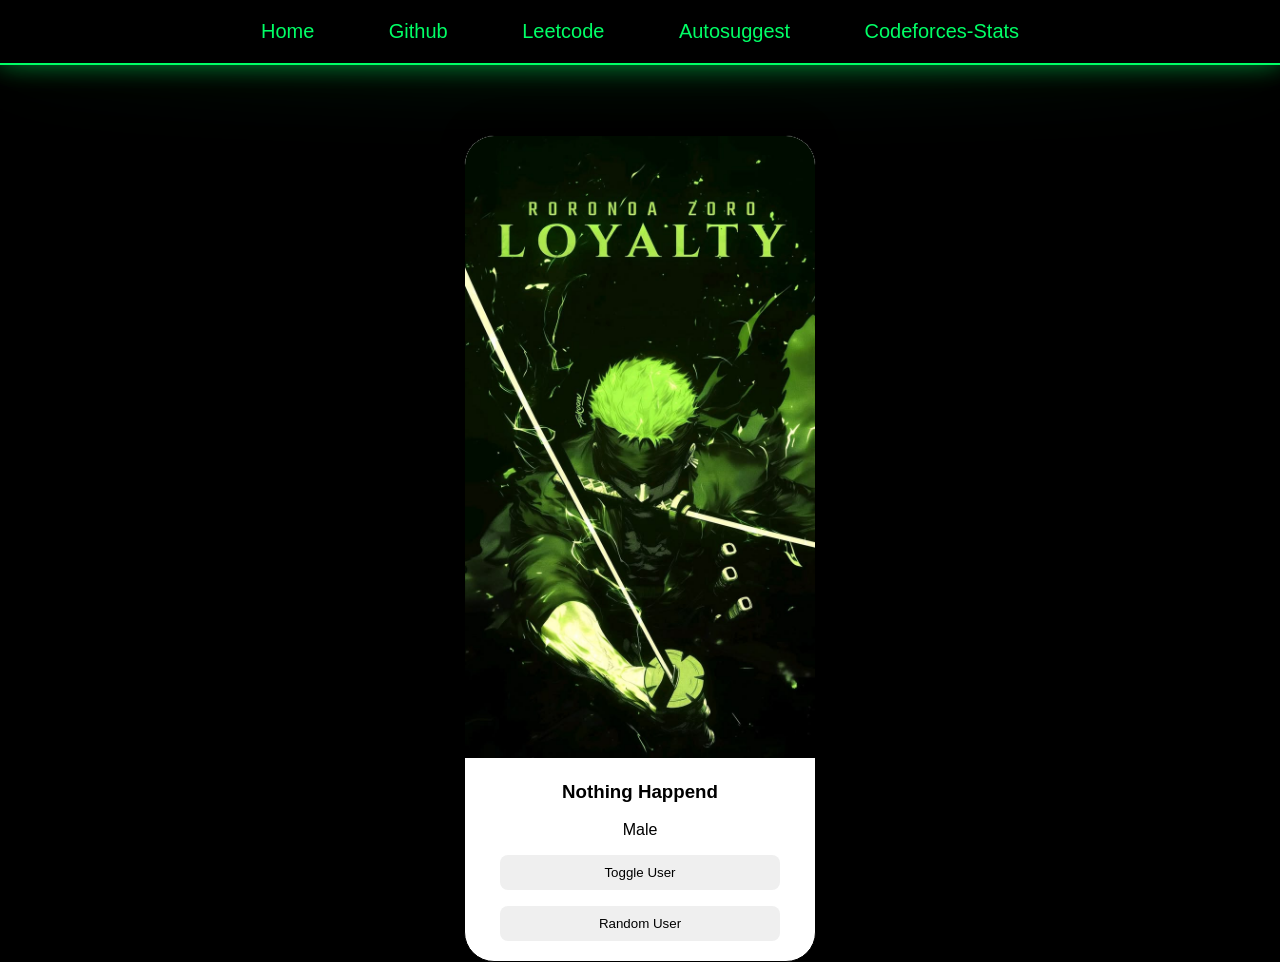
<file: target/classes/static/index.html>
<!DOCTYPE html>
<html lang="en">
<head>
    <meta charset="UTF-8">
    <meta name="viewport" content="width=device-width, initial-scale=1.0">
    <title>Auto Suggest</title>
    <link rel="stylesheet" href="index.css">
</head>
<body>
    <!-- <h1>Hello World!</h1> -->
     <div class="navbar">
        <a href="">Home</a>
        <a href="https://github.com/">Github</a>
        <a href="">Leetcode</a>
        <a href="autosuggest.html">Autosuggest</a>
        <a href="codeforces-stats.html">Codeforces-Stats</a>
     </div>
     <div class="card">
        <img id = "user-image" src="image.png" alt="image not found">
        <h3 id="user-name">Nothing Happend</h3>
        <p id="user-gender">Male</p>
        <button onclick="toggleUser()">Toggle User</button>
        <p></p>
        <button onclick="randomUser()">Random User</button>
     </div>
    <script src="index.js"></script>
</body>
</html>
</file>
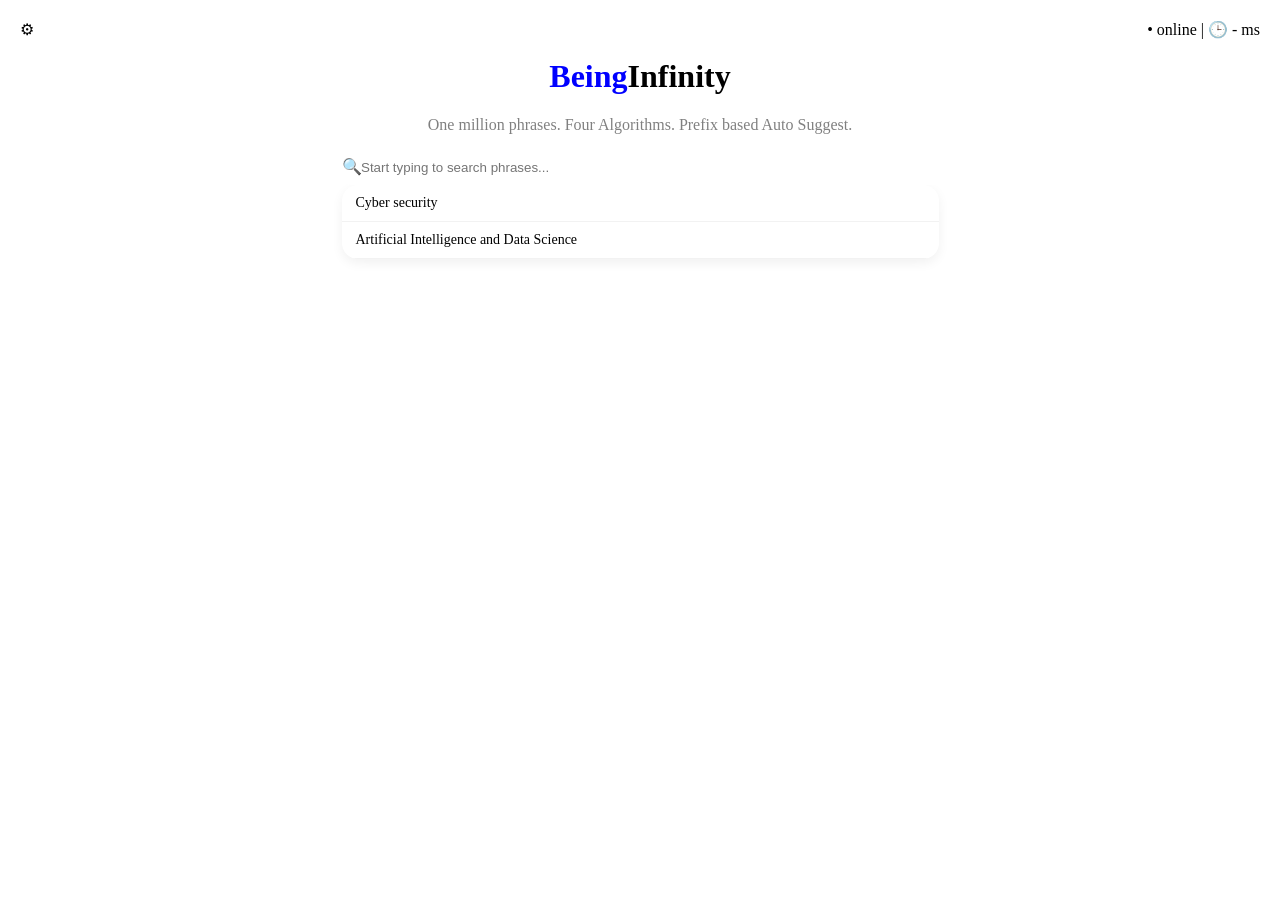
<file: target/classes/static/autosuggest.html>
<!DOCTYPE html>
<html lang="en">
<head>
    <meta charset="UTF-8">
    <meta name="viewport" content="width=device-width, initial-scale=1.0">
    <title>Document</title>
    <style>
        body{
            padding: 35px;
            border-width: 2px;
            border-color: red;
            text-align: center;
        }
        .gear{
            position: fixed;
            left: 20px;
            top: 20px;
        }

        .clock{
            position: fixed;
            right: 20px;
            top: 20px;
        }

        .logo{
            margin-top: 15px;
        }

        .tag{
            color: grey;
        }
        
        .special{
            color: blue;
        }

        .searchbar{
            border: 20px;
            width: 50%;
            border-radius: 25px;
            padding: 10px 10px 10px 25px;
        }

        .lens{
            position: relative;
            left: 30px;

        }

        .search-suggestions {
            width: 50%;
            margin: 8px 0 0;
            border-radius: 16px;
            box-shadow: 0 4px 12px rgba(0, 0, 0, 0.06);
            overflow: hidden;
            text-align: left;
            margin: 0px auto;
        }
        .suggestion {
            padding: 10px 14px;
            border-bottom: 1px solid #f2f2f2;
            font-size: 14px;
        }

    </style>
</head>
<body>
    <span class="gear"> &#x2699; </span>
    <span class="clock"> &#x2022; online | &#x1F552; - ms </span>
    <h1 class="logo"><span class="special">Being</span>Infinity </h1>
    <p class="tag">One million phrases. Four Algorithms. Prefix based Auto Suggest.</p>
    <span class="lens">&#x1F50D;</span>
    <input class="searchbar" placeholder="Start typing to search phrases...">  
     <div class="search-suggestions">
        <div class="suggestion"> Cyber security </div>
        <div class="suggestion"> Artificial Intelligence and Data Science </div>
    </div>                                                                                                                      
</body>
</html>
</file>
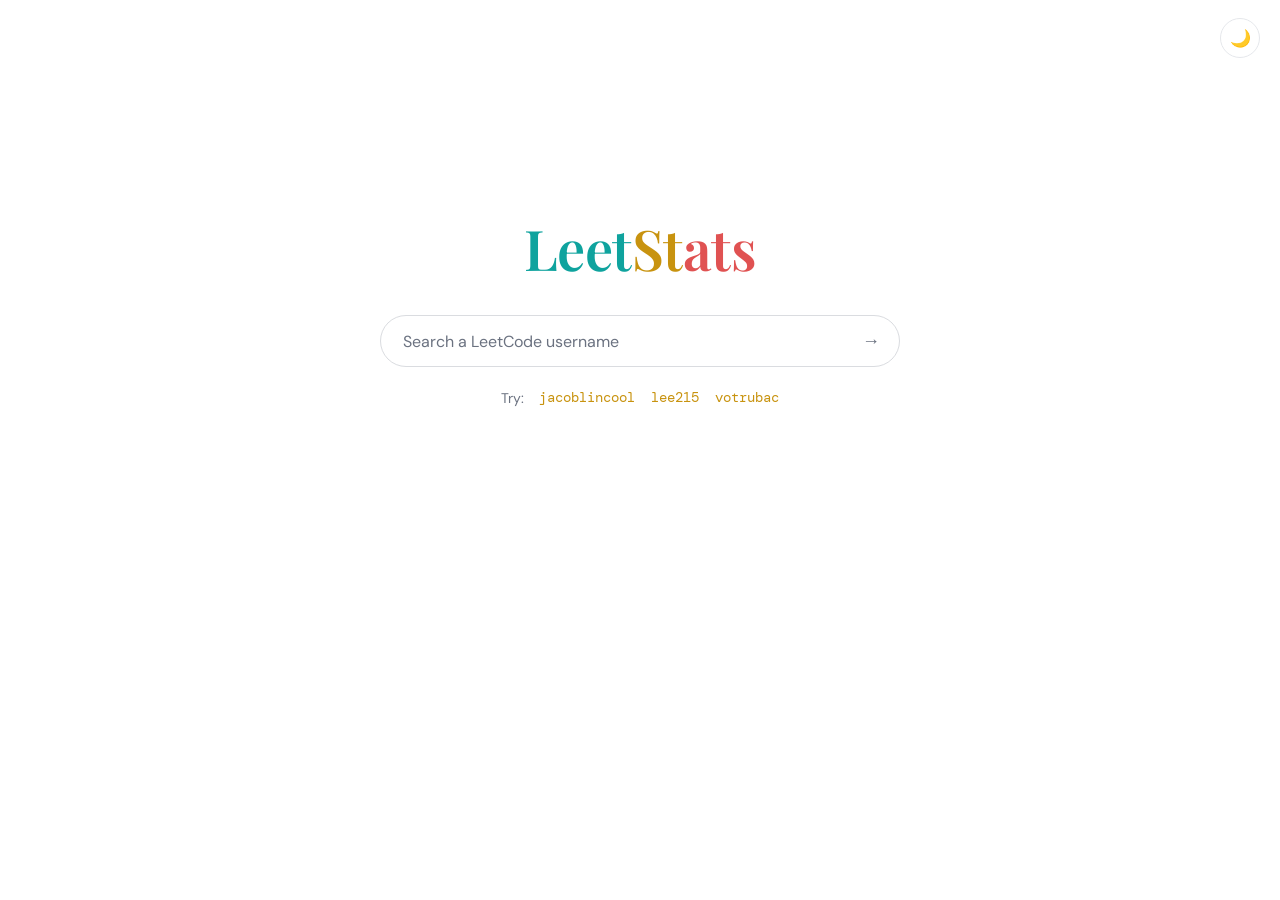
<file: target/classes/static/leetcode-stats.html>
<!DOCTYPE html>
<html lang="en" data-theme="light">
<head>
<meta charset="UTF-8">
<meta name="viewport" content="width=device-width, initial-scale=1.0">
<title>LeetStats</title>
<link rel="preconnect" href="https://fonts.googleapis.com">
<link rel="preconnect" href="https://fonts.gstatic.com" crossorigin>
<link href="https://fonts.googleapis.com/css2?family=Playfair+Display:wght@600&family=DM+Sans:wght@400;500;700&family=DM+Mono:wght@400;500&display=swap" rel="stylesheet">
<style>
  :root, [data-theme="light"] {
    --bg: #ffffff;
    --text: #1f2328;
    --muted: #6b7280;
    --line: #e5e7eb;
    --surface: #ffffff;
    --input-border: #dadce0;
    --input-shadow: rgba(32, 33, 36, 0.12);
    --track: #f0f1f3;
    --easy: #0fa39e;
    --medium: #c8930f;
    --hard: #e05252;
    --accent: #c8930f;
    --card-shadow: 0 1px 3px rgba(32, 33, 36, 0.08), 0 8px 28px rgba(32, 33, 36, 0.06);
  }
  [data-theme="dark"] {
    --bg: #0a0b0d;
    --text: #e9e7e2;
    --muted: #8b8f98;
    --line: rgba(255, 255, 255, 0.09);
    --surface: #121418;
    --input-border: rgba(255, 255, 255, 0.14);
    --input-shadow: rgba(0, 0, 0, 0.5);
    --track: rgba(255, 255, 255, 0.08);
    --easy: #3ddad7;
    --medium: #e3b341;
    --hard: #ff6b6b;
    --accent: #e3b341;
    --card-shadow: 0 20px 50px rgba(0, 0, 0, 0.45);
  }

  * { margin: 0; padding: 0; box-sizing: border-box; }

  html, body { height: 100%; }

  body {
    background: var(--bg);
    color: var(--text);
    font-family: "DM Sans", system-ui, sans-serif;
    display: flex;
    flex-direction: column;
    align-items: center;
    transition: background 0.25s, color 0.25s;
  }

  /* theme toggle, top right */
  .theme-toggle {
    position: fixed;
    top: 18px;
    right: 20px;
    width: 40px;
    height: 40px;
    border-radius: 50%;
    border: 1px solid var(--line);
    background: var(--surface);
    color: var(--text);
    font-size: 17px;
    cursor: pointer;
    display: flex;
    align-items: center;
    justify-content: center;
    transition: background 0.25s, border-color 0.25s, transform 0.15s;
    z-index: 10;
  }
  .theme-toggle:hover { transform: scale(1.06); }
  .theme-toggle:focus-visible { outline: 2px solid var(--accent); outline-offset: 2px; }

  main {
    width: 100%;
    max-width: 640px;
    padding: 0 24px 64px;
    display: flex;
    flex-direction: column;
    align-items: center;
    /* Google-style: sits a bit above vertical center when idle */
    margin-top: clamp(96px, 24vh, 210px);
    transition: margin-top 0.45s cubic-bezier(0.3, 0.8, 0.3, 1);
  }
  body.has-result main { margin-top: 72px; }

  .wordmark {
    font-family: "Playfair Display", serif;
    font-weight: 600;
    font-size: clamp(40px, 8vw, 56px);
    letter-spacing: -0.01em;
    margin-bottom: 30px;
    user-select: none;
  }
  .wordmark .l { color: var(--easy); }
  .wordmark .e { color: var(--medium); }
  .wordmark .t { color: var(--hard); }

  /* search */
  .search {
    width: 100%;
    max-width: 520px;
    display: flex;
    align-items: center;
    gap: 12px;
    background: var(--surface);
    border: 1px solid var(--input-border);
    border-radius: 999px;
    padding: 0 8px 0 22px;
    height: 52px;
    transition: box-shadow 0.2s, border-color 0.2s, background 0.25s;
  }
  .search:focus-within {
    box-shadow: 0 2px 10px var(--input-shadow);
    border-color: transparent;
  }
  [data-theme="dark"] .search:focus-within { border-color: var(--accent); box-shadow: none; }

  .search input {
    flex: 1;
    min-width: 0;
    border: none;
    outline: none;
    background: transparent;
    color: var(--text);
    font-family: "DM Mono", monospace;
    font-size: 16px;
  }
  .search input::placeholder { color: var(--muted); font-family: "DM Sans", sans-serif; }

  .search button {
    border: none;
    background: transparent;
    color: var(--muted);
    font-size: 18px;
    width: 40px;
    height: 40px;
    border-radius: 50%;
    cursor: pointer;
    display: flex;
    align-items: center;
    justify-content: center;
    transition: color 0.15s, background 0.15s;
  }
  .search button:hover { color: var(--accent); background: var(--track); }
  .search button:focus-visible { outline: 2px solid var(--accent); outline-offset: 1px; }
  .search button:disabled { opacity: 0.45; cursor: wait; }

  .try {
    margin-top: 20px;
    font-size: 14px;
    color: var(--muted);
    display: flex;
    gap: 14px;
    align-items: center;
    flex-wrap: wrap;
    justify-content: center;
  }
  .try button {
    background: none;
    border: none;
    padding: 2px 1px;
    color: var(--accent);
    font-family: "DM Mono", monospace;
    font-size: 13.5px;
    cursor: pointer;
    border-bottom: 1px dashed transparent;
    transition: border-color 0.15s;
  }
  .try button:hover { border-bottom-color: var(--accent); }
  .try button:focus-visible { outline: 2px solid var(--accent); outline-offset: 2px; }

  /* states */
  .loader {
    margin-top: 52px;
    width: 34px; height: 34px;
    border: 3px solid var(--track);
    border-top-color: var(--accent);
    border-radius: 50%;
    animation: spin 0.8s linear infinite;
  }
  @keyframes spin { to { transform: rotate(360deg); } }

  .error {
    margin-top: 44px;
    text-align: center;
    color: var(--muted);
    font-size: 14.5px;
    line-height: 1.6;
    max-width: 420px;
  }
  .error b { color: var(--hard); font-weight: 700; display: block; margin-bottom: 4px; }

  /* card */
  .card {
    width: 100%;
    margin-top: 44px;
    background: var(--surface);
    border: 1px solid var(--line);
    border-radius: 18px;
    padding: 30px 34px;
    box-shadow: var(--card-shadow);
    animation: rise 0.45s cubic-bezier(0.2, 0.7, 0.3, 1) both;
    transition: background 0.25s, border-color 0.25s;
  }
  @keyframes rise {
    from { opacity: 0; transform: translateY(14px); }
    to   { opacity: 1; transform: translateY(0); }
  }

  .card-head {
    display: flex;
    justify-content: space-between;
    align-items: baseline;
    gap: 10px;
    flex-wrap: wrap;
    margin-bottom: 26px;
  }
  .card-head a {
    font-family: "Playfair Display", serif;
    font-size: 23px;
    font-weight: 600;
    color: var(--text);
    text-decoration: none;
  }
  .card-head a:hover { color: var(--accent); }
  .card-head .rank {
    font-family: "DM Mono", monospace;
    font-size: 13px;
    color: var(--muted);
  }
  .card-head .rank b { color: var(--accent); font-weight: 500; }

  .card-body {
    display: grid;
    grid-template-columns: 168px 1fr;
    gap: 34px;
    align-items: center;
  }

  .ring-wrap { position: relative; width: 168px; height: 168px; margin: 0 auto; }
  .ring-wrap svg { transform: rotate(-90deg); display: block; }
  .ring-track { fill: none; stroke: var(--track); stroke-width: 9; }
  .ring-fill {
    fill: none;
    stroke: var(--accent);
    stroke-width: 9;
    stroke-linecap: round;
    transition: stroke-dashoffset 1.1s cubic-bezier(0.3, 0.8, 0.3, 1), stroke 0.25s;
  }
  .ring-center {
    position: absolute; inset: 0;
    display: flex; flex-direction: column;
    align-items: center; justify-content: center;
  }
  .ring-center .big {
    font-family: "DM Mono", monospace;
    font-size: 36px;
    line-height: 1;
  }
  .ring-center .small {
    color: var(--muted);
    font-size: 11.5px;
    margin-top: 6px;
    letter-spacing: 0.06em;
    text-transform: uppercase;
  }

  .bars { display: flex; flex-direction: column; gap: 18px; }
  .bar-top {
    display: flex;
    justify-content: space-between;
    align-items: baseline;
    margin-bottom: 7px;
  }
  .bar-top .label {
    font-size: 12.5px;
    font-weight: 700;
    letter-spacing: 0.09em;
    text-transform: uppercase;
  }
  .bar-top .nums {
    font-family: "DM Mono", monospace;
    font-size: 13px;
    color: var(--muted);
  }
  .bar-top .nums b { color: var(--text); font-weight: 500; }
  .bar-track { height: 7px; border-radius: 99px; background: var(--track); overflow: hidden; }
  .bar-fill { height: 100%; width: 0; border-radius: 99px; transition: width 1.1s cubic-bezier(0.3, 0.8, 0.3, 1); }
  .easy   .label { color: var(--easy); }   .easy   .bar-fill { background: var(--easy); }
  .medium .label { color: var(--medium); } .medium .bar-fill { background: var(--medium); }
  .hard   .label { color: var(--hard); }   .hard   .bar-fill { background: var(--hard); }

  .hidden { display: none !important; }

  @media (max-width: 540px) {
    .card { padding: 24px 20px; }
    .card-body { grid-template-columns: 1fr; gap: 26px; }
  }

  @media (prefers-reduced-motion: reduce) {
    * { animation: none !important; transition: none !important; }
  }
</style>
</head>
<body>
  <button class="theme-toggle" id="theme-toggle" aria-label="Switch theme" title="Switch theme">🌙</button>

  <main>
    <h1 class="wordmark"><span class="l">Leet</span><span class="e">St</span><span class="t">ats</span></h1>

    <div class="search">
      <input id="username" type="text" placeholder="Search a LeetCode username" autocomplete="off" spellcheck="false" aria-label="LeetCode username">
      <button id="go" aria-label="Fetch stats" title="Fetch stats">→</button>
    </div>

    <div class="try">
      <span>Try:</span>
      <button data-u="jacoblincool">jacoblincool</button>
      <button data-u="lee215">lee215</button>
      <button data-u="votrubac">votrubac</button>
    </div>

    <div id="loading" class="loader hidden" role="status" aria-label="Loading"></div>

    <div id="error" class="error hidden" role="alert">
      <b>Couldn't fetch that profile</b>
      <span id="error-msg"></span>
    </div>

    <section id="card" class="card hidden" aria-live="polite">
      <div class="card-head">
        <a id="profile-link" href="#" target="_blank" rel="noopener"></a>
        <span class="rank">Rank <b id="ranking">—</b></span>
      </div>
      <div class="card-body">
        <div class="ring-wrap">
          <svg width="168" height="168" viewBox="0 0 168 168" aria-hidden="true">
            <circle class="ring-track" cx="84" cy="84" r="74"></circle>
            <circle class="ring-fill" id="ring" cx="84" cy="84" r="74"></circle>
          </svg>
          <div class="ring-center">
            <div class="big" id="total-solved">0</div>
            <div class="small" id="total-label">solved</div>
          </div>
        </div>
        <div class="bars">
          <div class="bar-row easy">
            <div class="bar-top"><span class="label">Easy</span>
              <span class="nums"><b id="easy-solved">0</b> / <span id="easy-total">0</span></span></div>
            <div class="bar-track"><div class="bar-fill" id="easy-bar"></div></div>
          </div>
          <div class="bar-row medium">
            <div class="bar-top"><span class="label">Medium</span>
              <span class="nums"><b id="medium-solved">0</b> / <span id="medium-total">0</span></span></div>
            <div class="bar-track"><div class="bar-fill" id="medium-bar"></div></div>
          </div>
          <div class="bar-row hard">
            <div class="bar-top"><span class="label">Hard</span>
              <span class="nums"><b id="hard-solved">0</b> / <span id="hard-total">0</span></span></div>
            <div class="bar-track"><div class="bar-fill" id="hard-bar"></div></div>
          </div>
        </div>
      </div>
    </section>
  </main>

<script>
(function () {
  "use strict";

  /* ---------- theme ---------- */
  var root = document.documentElement;
  var toggle = document.getElementById("theme-toggle");
  var prefersDark = window.matchMedia("(prefers-color-scheme: dark)").matches;
  setTheme(prefersDark ? "dark" : "light");

  function setTheme(t) {
    root.setAttribute("data-theme", t);
    toggle.textContent = t === "dark" ? "☀️" : "🌙";
  }
  toggle.addEventListener("click", function () {
    setTheme(root.getAttribute("data-theme") === "dark" ? "light" : "dark");
  });

  /* ---------- elements ---------- */
  var input = document.getElementById("username");
  var goBtn = document.getElementById("go");
  var loadingEl = document.getElementById("loading");
  var errorEl = document.getElementById("error");
  var errorMsg = document.getElementById("error-msg");
  var cardEl = document.getElementById("card");

  var RING_R = 74;
  var RING_C = 2 * Math.PI * RING_R;
  var ring = document.getElementById("ring");
  ring.setAttribute("stroke-dasharray", RING_C);
  ring.setAttribute("stroke-dashoffset", RING_C);

  /* ---------- data sources (tried in order) ---------- */
  var SOURCES = [
    {
      url: function (u) { return "https://leetcode-api-faisalshohag.vercel.app/" + encodeURIComponent(u); },
      parse: function (d) {
        if (!d || d.errors || d.totalSolved === undefined) return null;
        return pick(d);
      }
    },
    {
      url: function (u) { return "https://alfa-leetcode-api.onrender.com/userProfile/" + encodeURIComponent(u); },
      parse: function (d) {
        if (!d || d.errors || d.totalSolved === undefined) return null;
        return pick(d);
      }
    },
    {
      url: function (u) { return "https://leetcode-stats-api.herokuapp.com/" + encodeURIComponent(u); },
      parse: function (d) {
        if (!d || d.status !== "success") return null;
        return pick(d);
      }
    }
  ];

  function pick(d) {
    return {
      totalSolved: d.totalSolved, totalQuestions: d.totalQuestions,
      easySolved: d.easySolved, totalEasy: d.totalEasy,
      mediumSolved: d.mediumSolved, totalMedium: d.totalMedium,
      hardSolved: d.hardSolved, totalHard: d.totalHard,
      ranking: d.ranking
    };
  }

  function fetchWithTimeout(url, ms) {
    var ctrl = new AbortController();
    var t = setTimeout(function () { ctrl.abort(); }, ms);
    return fetch(url, { signal: ctrl.signal })
      .then(function (r) { return r.json(); })
      .finally(function () { clearTimeout(t); });
  }

  function fetchStats(username) {
    var i = 0;
    function tryNext() {
      if (i >= SOURCES.length) return Promise.reject(new Error("all sources failed"));
      var src = SOURCES[i++];
      return fetchWithTimeout(src.url(username), 12000)
        .then(function (json) {
          var parsed = src.parse(json);
          return parsed || tryNext();
        })
        .catch(function () { return tryNext(); });
    }
    return tryNext();
  }

  /* ---------- rendering ---------- */
  function fmt(n) {
    if (n === null || n === undefined || isNaN(n)) return "—";
    return Number(n).toLocaleString("en-US");
  }

  function countUp(el, target, ms) {
    var reduce = window.matchMedia("(prefers-reduced-motion: reduce)").matches;
    if (reduce || !target) { el.textContent = fmt(target || 0); return; }
    var start = performance.now();
    (function step(now) {
      var p = Math.min(((now || performance.now()) - start) / ms, 1);
      var eased = 1 - Math.pow(1 - p, 3);
      el.textContent = fmt(Math.round(target * eased));
      if (p < 1) requestAnimationFrame(step);
    })();
  }

  function setBar(id, solved, total) {
    var pct = total > 0 ? (solved / total) * 100 : 0;
    document.getElementById(id).style.width = Math.max(pct, solved > 0 ? 2 : 0) + "%";
  }

  function render(username, s) {
    var link = document.getElementById("profile-link");
    link.textContent = username;
    link.href = "https://leetcode.com/u/" + encodeURIComponent(username) + "/";

    document.getElementById("ranking").textContent = "#" + fmt(s.ranking);
    document.getElementById("total-label").textContent = "of " + fmt(s.totalQuestions);
    document.getElementById("easy-solved").textContent = fmt(s.easySolved);
    document.getElementById("easy-total").textContent = fmt(s.totalEasy);
    document.getElementById("medium-solved").textContent = fmt(s.mediumSolved);
    document.getElementById("medium-total").textContent = fmt(s.totalMedium);
    document.getElementById("hard-solved").textContent = fmt(s.hardSolved);
    document.getElementById("hard-total").textContent = fmt(s.totalHard);

    document.body.classList.add("has-result");
    cardEl.classList.remove("hidden");

    requestAnimationFrame(function () {
      requestAnimationFrame(function () {
        countUp(document.getElementById("total-solved"), s.totalSolved, 1100);
        var pct = s.totalQuestions > 0 ? s.totalSolved / s.totalQuestions : 0;
        ring.setAttribute("stroke-dashoffset", RING_C * (1 - pct));
        setBar("easy-bar", s.easySolved, s.totalEasy);
        setBar("medium-bar", s.mediumSolved, s.totalMedium);
        setBar("hard-bar", s.hardSolved, s.totalHard);
      });
    });
  }

  function resetCard() {
    ring.setAttribute("stroke-dashoffset", RING_C);
    ["easy-bar", "medium-bar", "hard-bar"].forEach(function (id) {
      document.getElementById(id).style.width = "0";
    });
    document.getElementById("total-solved").textContent = "0";
  }

  /* ---------- flow ---------- */
  var busy = false;

  function lookup(username) {
    username = (username || "").trim();
    if (!username || busy) return;
    busy = true;

    input.value = username;
    goBtn.disabled = true;
    errorEl.classList.add("hidden");
    cardEl.classList.add("hidden");
    resetCard();
    loadingEl.classList.remove("hidden");

    fetchStats(username)
      .then(function (stats) {
        loadingEl.classList.add("hidden");
        render(username, stats);
      })
      .catch(function () {
        loadingEl.classList.add("hidden");
        errorMsg.textContent = 'No stats found for "' + username +
          '". Check the spelling, or the public stats APIs may be briefly busy — try again in a moment.';
        errorEl.classList.remove("hidden");
      })
      .finally(function () {
        goBtn.disabled = false;
        busy = false;
      });
  }

  goBtn.addEventListener("click", function () { lookup(input.value); });
  input.addEventListener("keydown", function (e) { if (e.key === "Enter") lookup(input.value); });
  document.querySelectorAll(".try button").forEach(function (b) {
    b.addEventListener("click", function () { lookup(b.dataset.u); });
  });
})();
</script>
</body>
</html>
</file>
<file: target/classes/static/index.css>
h1{
    color: white;
}
body{
    margin: 0;
    background-color: #000;
    font-family: Arial, sans-serif;
}
.navbar{
    background-color: #000;
    padding: 20px;
    text-align: center;
    position: relative;
    border-bottom: 2px solid #00ff66;
    box-shadow:
        0 -15px 40px rgba(0, 255, 100, 0.6),
        0 0 25px rgba(0, 255, 100, 0.3);
}
.navbar::before{
    content: "";
    position: absolute;
    top: -80px;
    left: 50%;
    transform: translateX(-50%);

    width: 100%;
    height: 150px;

    background: radial-gradient(
        ellipse at top,
        rgba(0,255,100,0.45) 0%,
        rgba(0,255,100,0.15) 50%,
        transparent 100%
    );

    filter: blur(40px);
    z-index: -1;
}
.navbar a{
    color: #00ff66;
    text-decoration: none;
    font-size: 20px;
    padding: 15px 25px;
    margin: 0 10px;
    transition: 0.3s ease;
}
.navbar a:hover{
    background-color: #00ff66;
    color: black;
    border-radius: 8px;

    box-shadow:
        0 0 10px #00ff66,
        0 0 20px #00ff66,
        0 0 40px #00ff66;
}
.card{
    border: 1px solid black;
    width: 350px;
    border-radius: 30px;
    text-align: center;
    margin-top: 70px;
    overflow: hidden;
    /* margin-left: 40%; */
    margin-left: auto;
    margin-right: auto;
    padding-bottom: 20px;
    background-color: white;
    box-shadow: rgba(0, 0, 0, 0.25) 0px 54px 55px, rgba(0, 0, 0, 0.12) 0px -12px 30px, rgba(0, 0, 0, 0.12) 0px 4px 6px, rgba(0, 0, 0, 0.17) 0px 12px 13px, rgba(0, 0, 0, 0.09) 0px -3px 5px;
}

.card img{
    /* width: 300px; */
    width: 100%;
}

.card button{
    border-style: none;
    padding: 10px;
    width: 80%;
    border-radius: 8px;
}
    .search-suggestions {
            width: 80%;
            margin: 8px 0 0;
            border-radius: 16px;
            box-shadow: 0 4px 12px rgba(0, 0, 0, 0.06);
            overflow: hidden;
            text-align: left;
            margin: 0px auto;
        }
        .suggestion {
            padding: 10px 14px;
            border-bottom: 1px solid #f2f2f2;
            font-size: 14px;
        }
</file>
